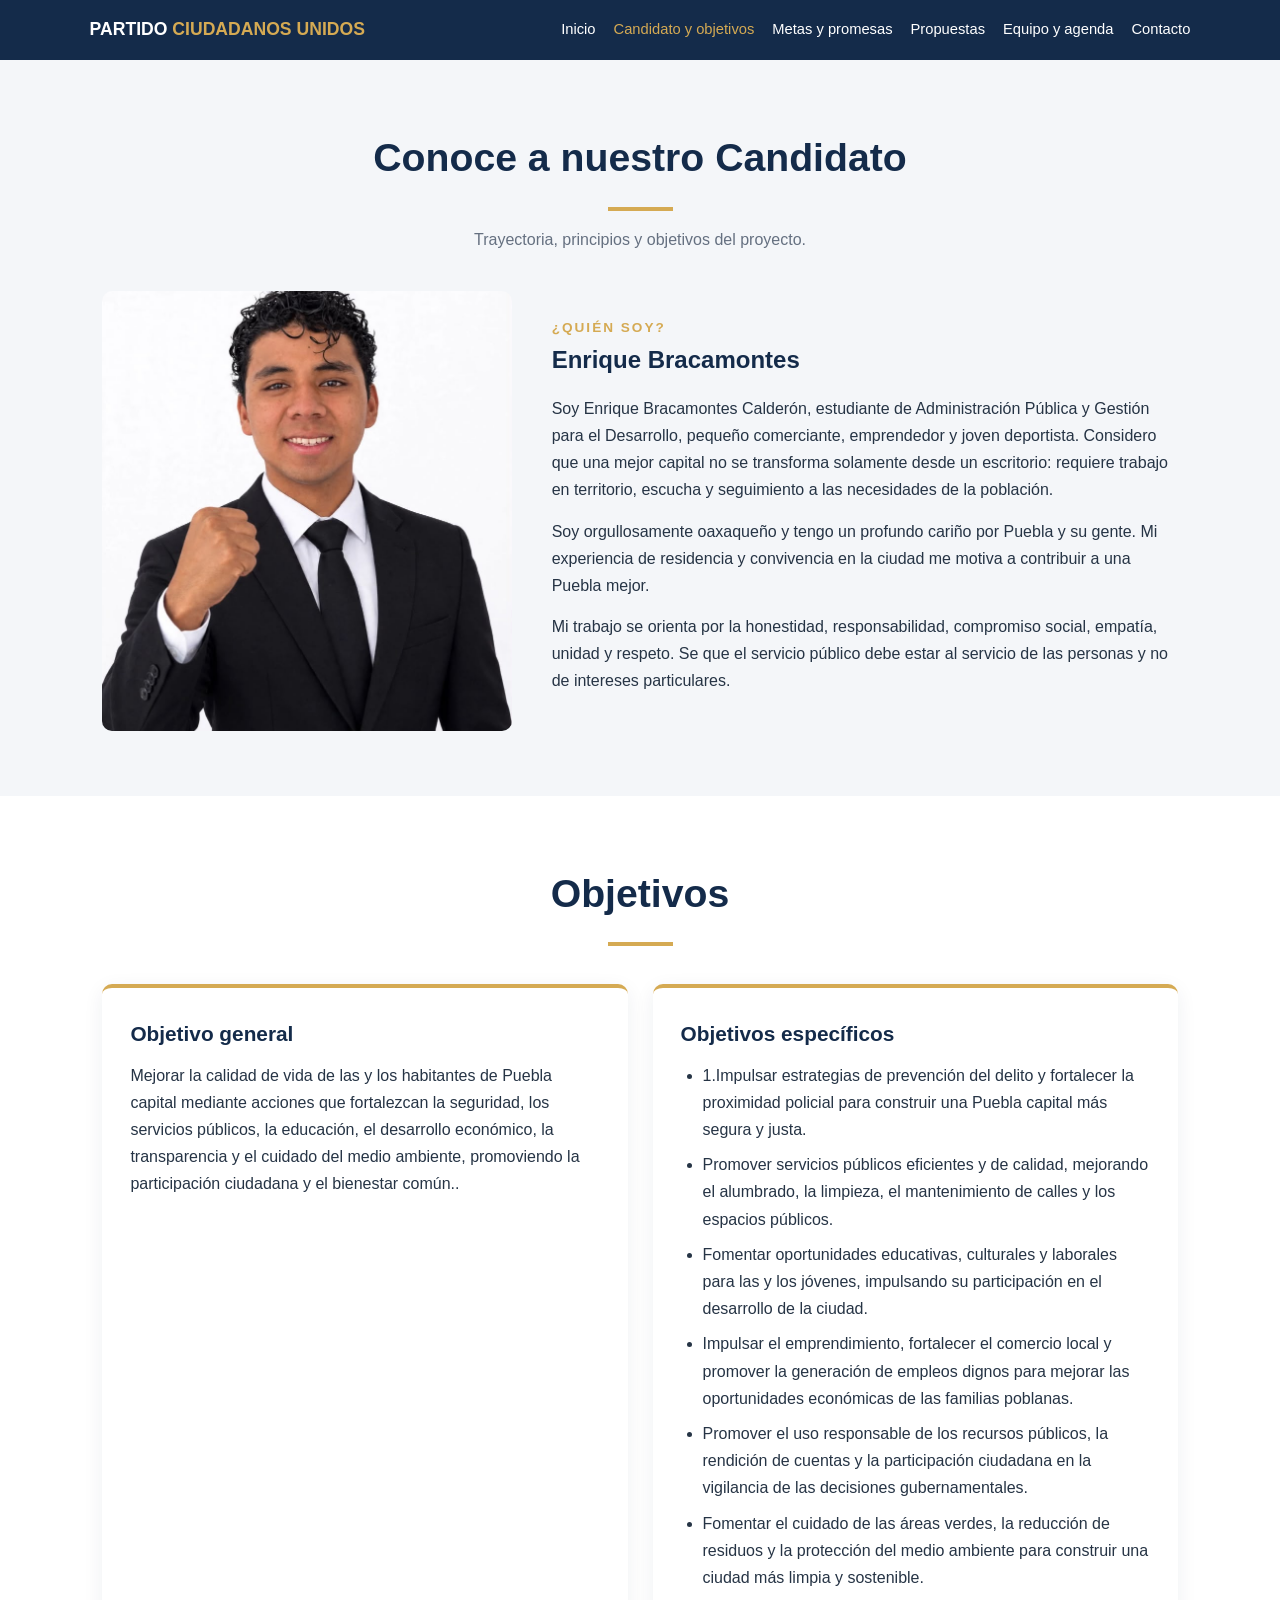
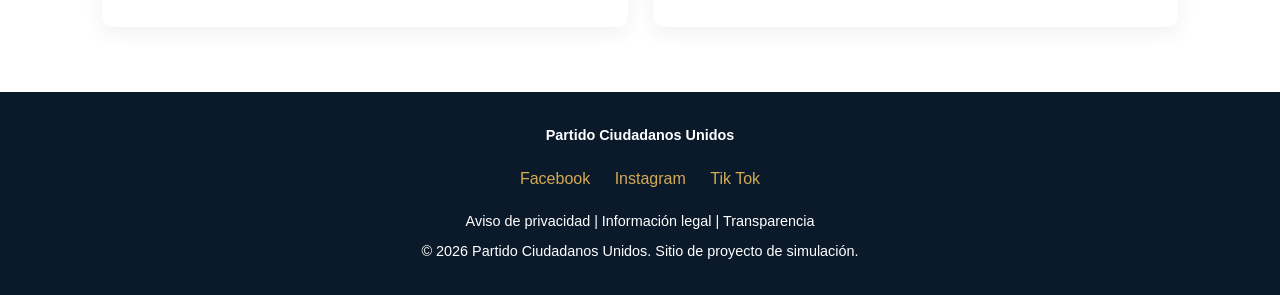
<file: candidato.html>
<!DOCTYPE html>
<html lang="es">
<head>
  <meta charset="UTF-8">
  <meta name="viewport" content="width=device-width, initial-scale=1.0">
  <title>Candidato y objetivos | Ciudadanos Unidos</title>
  <meta name="description" content="Presentación del candidato, trayectoria y objetivos general y específicos.">
  <link rel="stylesheet" href="css/estilos.css">
</head>
<body>
<header>
  <a href="index.html" class="logo">PARTIDO <span>CIUDADANOS UNIDOS</span></a>
  <nav aria-label="Navegación principal">
    <a href="index.html">Inicio</a>
    <a href="candidato.html" aria-current="page">Candidato y objetivos</a>
    <a href="metas-promesas.html">Metas y promesas</a>
    <a href="propuestas.html">Propuestas</a>
    <a href="equipo-agenda.html">Equipo y agenda</a>
    <a href="contacto.html">Contacto</a>
  </nav>
</header>
<main>

<section class="fondo">
  <div class="titulo"><h2>Conoce a nuestro Candidato</h2><div class="linea"></div><p>Trayectoria, principios y objetivos del proyecto.</p></div>
  <div class="biografia">
    <img class="foto-candidato" src="enrique.jpeg" alt="Fotografía del candidato Ernesto Bracamontes" onerror="this.style.display='none'">
    <div><span class="etiqueta">¿Quién soy?</span><h2>Enrique Bracamontes</h2>
      <p>Soy Enrique Bracamontes Calderón, estudiante de Administración Pública y Gestión para el Desarrollo, pequeño comerciante, emprendedor y joven deportista. Considero que una mejor capital no se transforma solamente desde un escritorio: requiere trabajo en territorio, escucha y seguimiento a las necesidades de la población.</p>
      <p>Soy orgullosamente oaxaqueño y tengo un profundo cariño por Puebla y su gente. Mi experiencia de residencia y convivencia en la ciudad me motiva a contribuir a una Puebla mejor.</p>
      <p>Mi trabajo se orienta por la honestidad, responsabilidad, compromiso social, empatía, unidad y respeto. Se que el servicio público debe estar al servicio de las personas y no de intereses particulares.</p>
    </div>
  </div>
</section>
<section>
  <div class="titulo"><h2>Objetivos</h2><div class="linea"></div></div>
  <div class="tarjetas">
    <article class="tarjeta"><h3>Objetivo general</h3>
      <p>Mejorar la calidad de vida de las y los habitantes de Puebla capital mediante acciones que fortalezcan la seguridad, los servicios públicos, la educación, el desarrollo económico, la transparencia y el cuidado del medio ambiente, promoviendo la participación ciudadana y el bienestar común..</p></article>
    <article class="tarjeta"><h3>Objetivos específicos</h3>
      <ul class="lista">
        <li>1.Impulsar estrategias de prevención del delito y fortalecer la proximidad policial para construir una Puebla capital más segura y justa.</li>
        <li>Promover servicios públicos eficientes y de calidad, mejorando el alumbrado, la limpieza, el mantenimiento de calles y los espacios públicos.</li>
        <li>Fomentar oportunidades educativas, culturales y laborales para las y los jóvenes, impulsando su participación en el desarrollo de la ciudad.</li>
        <li>Impulsar el emprendimiento, fortalecer el comercio local y promover la generación de empleos dignos para mejorar las oportunidades económicas de las familias poblanas.</li>
        <li>Promover el uso responsable de los recursos públicos, la rendición de cuentas y la participación ciudadana en la vigilancia de las decisiones gubernamentales.</li>
         <li>Fomentar el cuidado de las áreas verdes, la reducción de residuos y la protección del medio ambiente para construir una ciudad más limpia y sostenible.</li>
      </ul>
    </article>
  </div>
</section>

</main>
<footer>
  <p><strong>Partido Ciudadanos Unidos</strong></p>
  <div class="redes">
    <a href="https://www.facebook.com/share/1ExUPPzhdR/" target="_blank" rel="noopener noreferrer">Facebook</a>
    <a href="https://www.instagram.com/enriqueebrca_?xtok=OTVhNzVza3JtNGE3&utm_source=qr" target="_blank" rel="noopener noreferrer">Instagram</a>
    <a href="https://www.tiktok.com/@enrique.bracamontespcu?_r=1&_t=ZS-9AvG0CPQHha" target="_blank" rel="noopener noreferrer">Tik Tok</a>
  </div>
  <p>Aviso de privacidad | Información legal | Transparencia</p>
  <p>© <span id="anio"></span> Partido Ciudadanos Unidos. Sitio de proyecto de simulación.</p>
</footer>
<script>document.getElementById("anio").textContent = new Date().getFullYear();</script>

</body>
</html>
</file>
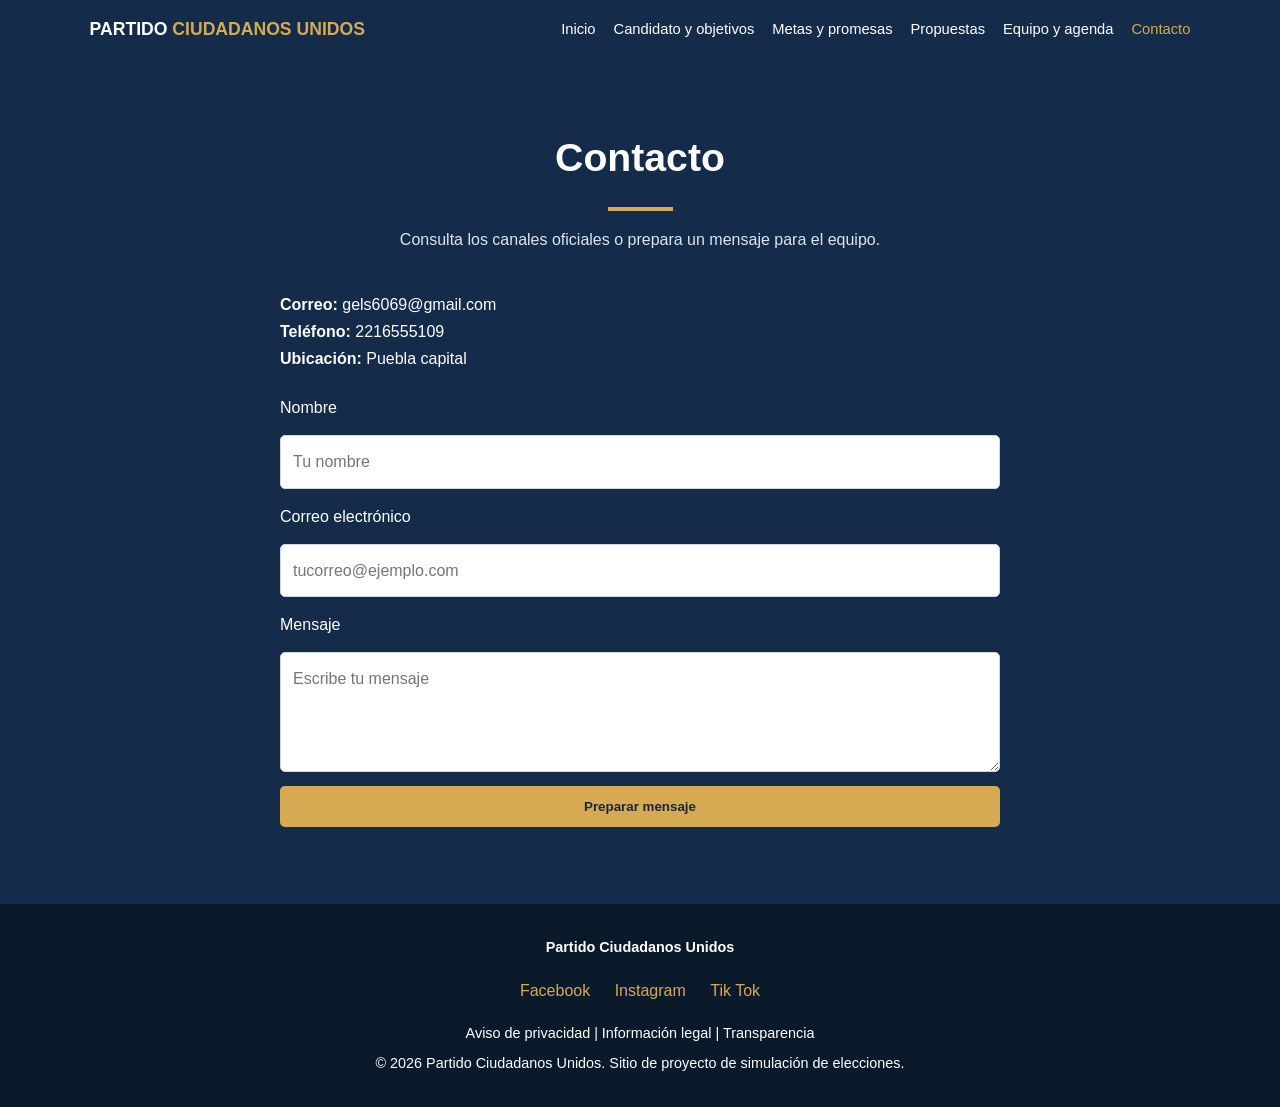
<file: contacto.html>
<!DOCTYPE html>
<html lang="es">
<head>
  <meta charset="UTF-8">
  <meta name="viewport" content="width=device-width, initial-scale=1.0">
  <title>Contacto | Ciudadanos Unidos</title>
  <meta name="description" content="Información de contacto del proyecto Ciudadanos Unidos.">
  <link rel="stylesheet" href="css/estilos.css">
</head>
<body>
<header>
  <a href="index.html" class="logo">PARTIDO <span>CIUDADANOS UNIDOS</span></a>
  <nav aria-label="Navegación principal">
    <a href="index.html">Inicio</a>
    <a href="candidato.html">Candidato y objetivos</a>
    <a href="metas-promesas.html">Metas y promesas</a>
    <a href="propuestas.html">Propuestas</a>
    <a href="equipo-agenda.html">Equipo y agenda</a>
    <a href="contacto.html" aria-current="page">Contacto</a>
  </nav>
</header>
<main>

<section class="contacto">
  <div class="titulo"><h2>Contacto</h2><div class="linea"></div><p>Consulta los canales oficiales o prepara un mensaje para el equipo.</p></div>
  <div class="contacto-contenido">
    <p><strong>Correo:</strong> gels6069@gmail.com </p>
    <p><strong>Teléfono:</strong> 2216555109</p>
    <p><strong>Ubicación:</strong> Puebla capital</p>
    <form id="formulario">
      <label for="nombre">Nombre</label><input type="text" id="nombre" name="nombre" placeholder="Tu nombre" required>
      <label for="correo">Correo electrónico</label><input type="email" id="correo" name="correo" placeholder="tucorreo@ejemplo.com" required>
      <label for="mensaje">Mensaje</label><textarea id="mensaje" name="mensaje" placeholder="Escribe tu mensaje" required></textarea>
      <button type="submit" class="boton">Preparar mensaje</button>
    </form>
    <p class="aviso"></p>
    <p id="estado" role="status" aria-live="polite"></p>
  </div>
</section>

</main>
<footer>
  <p><strong>Partido Ciudadanos Unidos</strong></p>
  <div class="redes">
    <a href="https://www.facebook.com/share/1ExUPPzhdR/" target="_blank" rel="noopener noreferrer">Facebook</a>
    <a href="https://www.instagram.com/enriqueebrca_?xtok=OTVhNzVza3JtNGE3&utm_source=qr" target="_blank" rel="noopener noreferrer">Instagram</a>
    <a href="https://www.tiktok.com/@enrique.bracamontespcu?_r=1&_t=ZS-9AvG0CPQHha" target="_blank" rel="noopener noreferrer">Tik Tok</a>
  </div>
  <p>Aviso de privacidad | Información legal | Transparencia</p>
  <p>© <span id="anio"></span> Partido Ciudadanos Unidos. Sitio de proyecto de simulación de elecciones.</p>
</footer>
<script>document.getElementById("anio").textContent = new Date().getFullYear();</script>
<script>
document.getElementById("formulario").addEventListener("submit", function(event) {
  event.preventDefault();
  const nombre = document.getElementById("nombre").value.trim();
  document.getElementById("estado").textContent =
    "Gracias, " + nombre + ". Muy pronto te escribiremos para responder a tu solicitud";
});
</script>
</body>
</html>
</file>
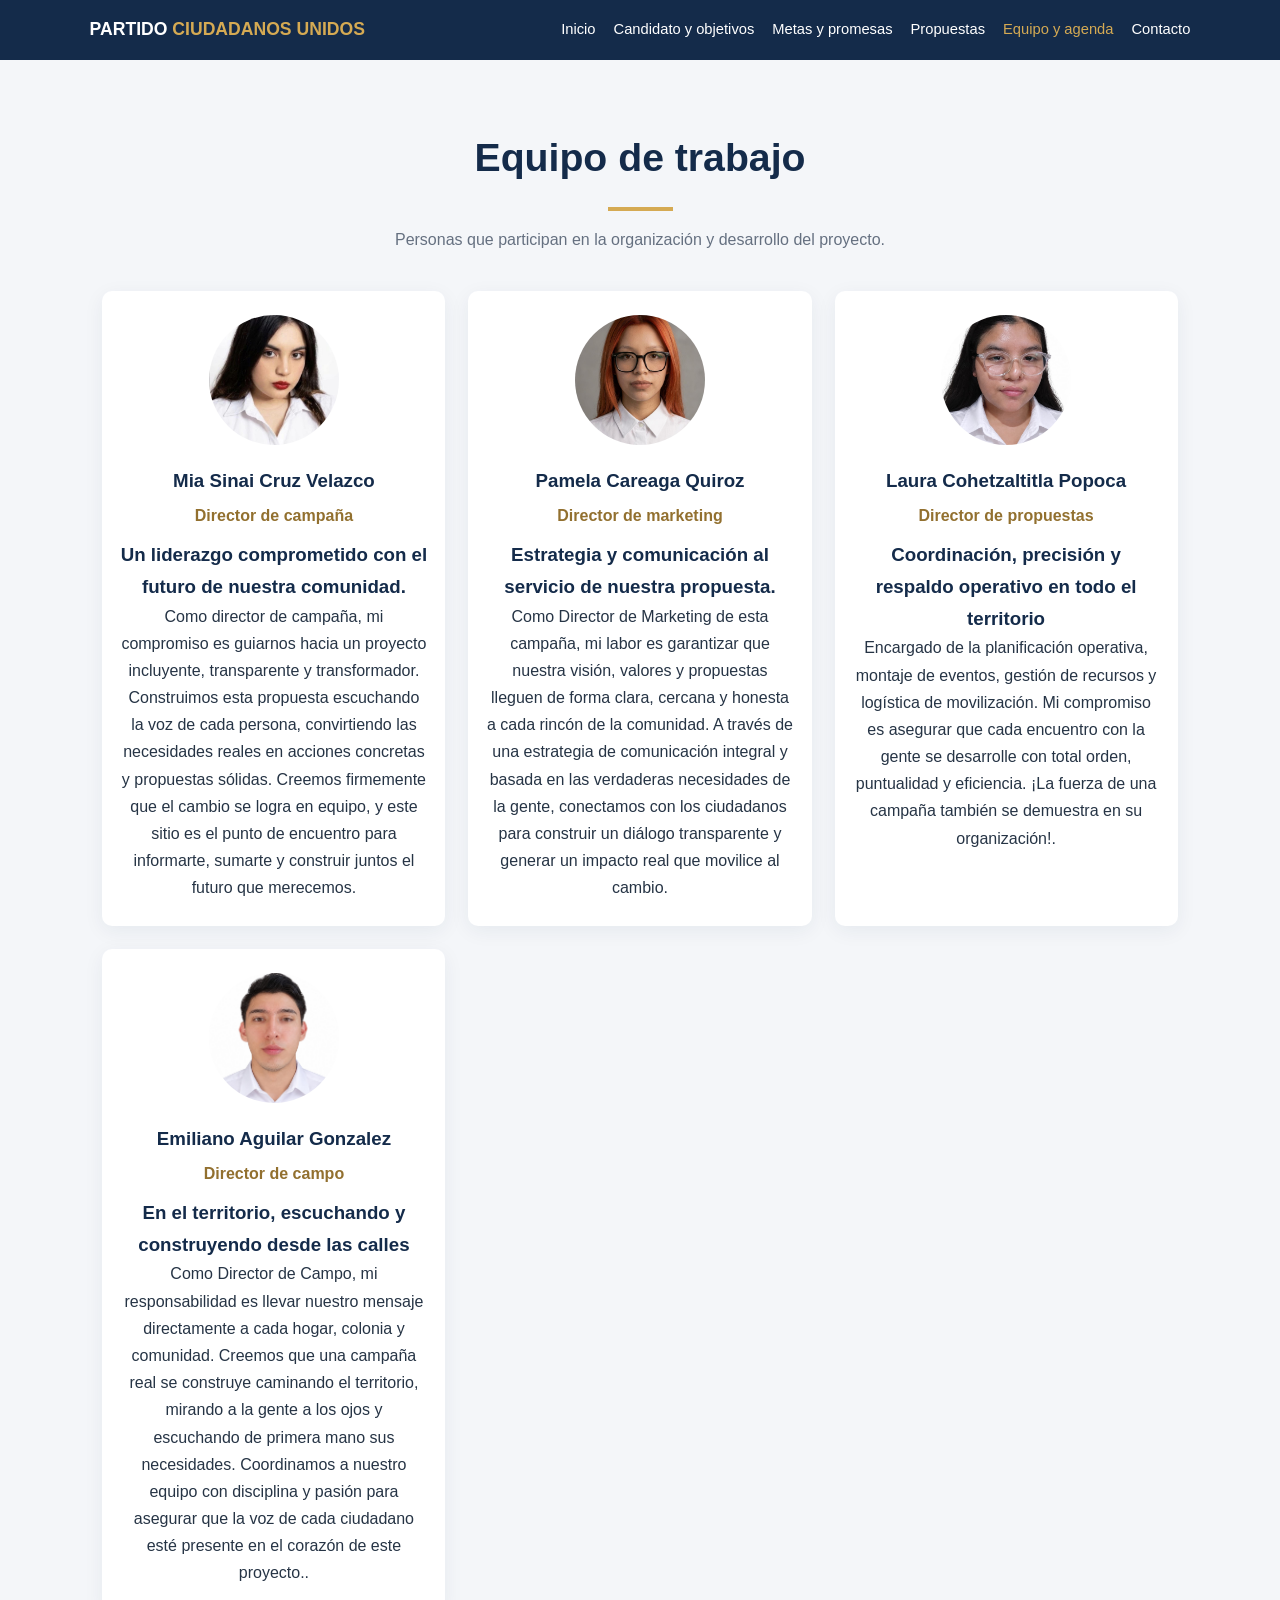
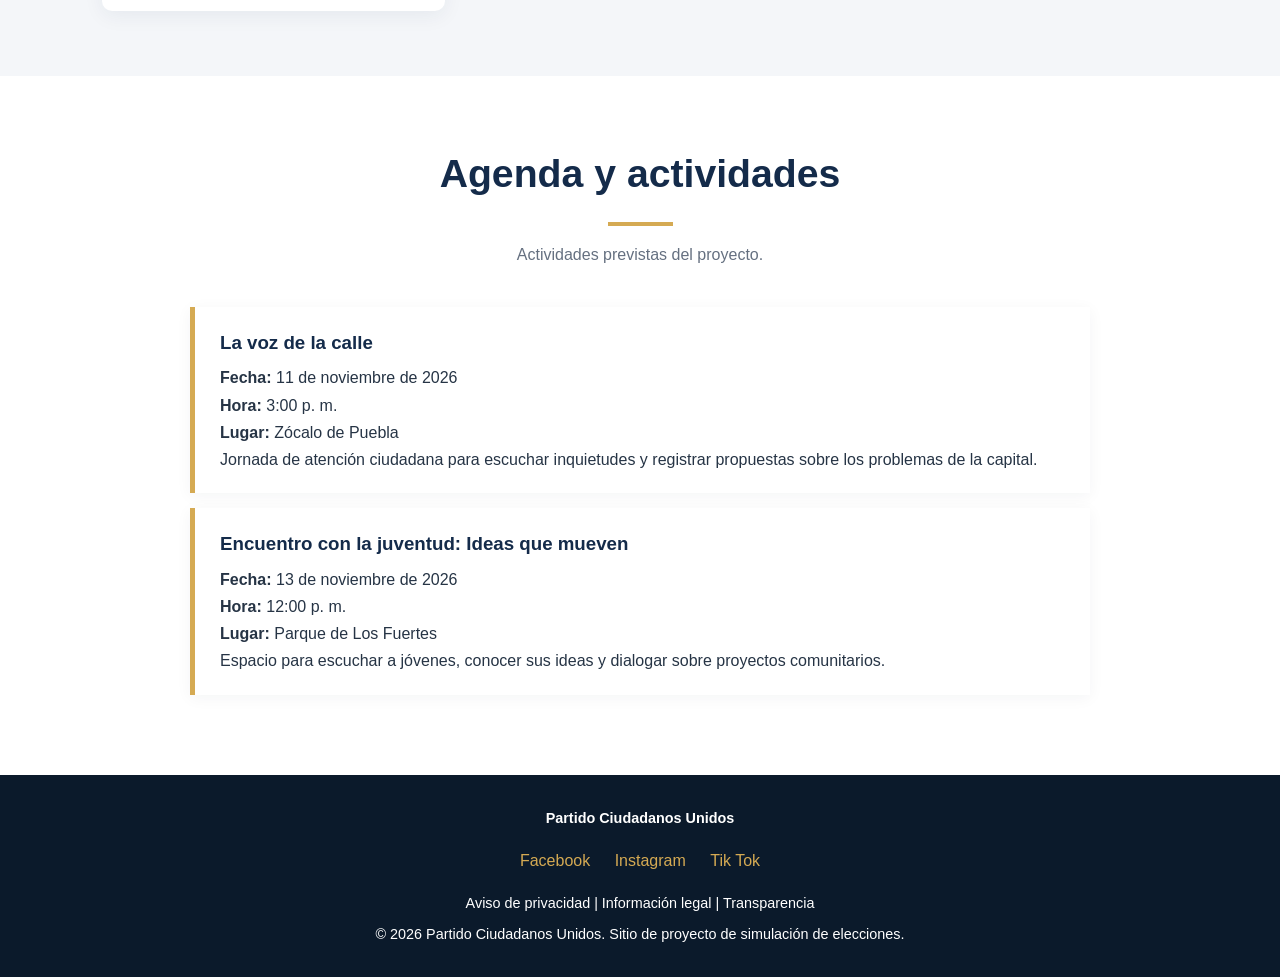
<file: equipo-agenda.html>
<!DOCTYPE html>
<html lang="es">
<head>
  <meta charset="UTF-8">
  <meta name="viewport" content="width=device-width, initial-scale=1.0">
  <title>Equipo y agenda | Ciudadanos Unidos</title>
  <meta name="description" content="Equipo de trabajo, agenda y comunicados.">
  <link rel="stylesheet" href="css/estilos.css">
</head>
<body>
<header>
  <a href="index.html" class="logo">PARTIDO <span>CIUDADANOS UNIDOS</span></a>
  <nav aria-label="Navegación principal">
    <a href="index.html">Inicio</a>
    <a href="candidato.html">Candidato y objetivos</a>
    <a href="metas-promesas.html">Metas y promesas</a>
    <a href="propuestas.html">Propuestas</a>
    <a href="equipo-agenda.html" aria-current="page">Equipo y agenda</a>
    <a href="contacto.html">Contacto</a>
  </nav>
</header>
<main>

<section class="fondo">
  <div class="titulo"><h2>Equipo de trabajo</h2><div class="linea"></div><p>Personas que participan en la organización y desarrollo del proyecto.</p></div>
  <div class="equipo">
    <article class="integrante"><img src="mia.jpeg" alt="Fotografía de Mia Sinai Cruz Velazco" onerror="this.style.display='none'"><h3>Mia Sinai Cruz Velazco</h3><p class="cargo">Director de campaña</p><h3><p>Un liderazgo comprometido con el futuro de nuestra comunidad.</p> </h3><p>
Como director de campaña, mi compromiso es guiarnos hacia un proyecto incluyente, transparente y transformador. Construimos esta propuesta escuchando la voz de cada persona, convirtiendo las necesidades reales en acciones concretas y propuestas sólidas. Creemos firmemente que el cambio se logra en equipo, y este sitio es el punto de encuentro para informarte, sumarte y construir juntos el futuro que merecemos.</p></article>
    <article class="integrante"><img src="pamela.jpeg" alt="Fotografía de Pamela" onerror="this.style.display='none'"><h3>Pamela Careaga Quiroz</h3><p class="cargo">Director de marketing </p> <h3><p>Estrategia y comunicación al servicio de nuestra propuesta.</h3></p> <p>
Como Director de Marketing de esta campaña, mi labor es garantizar que nuestra visión, valores y propuestas lleguen de forma clara, cercana y honesta a cada rincón de la comunidad. A través de una estrategia de comunicación integral y basada en las verdaderas necesidades de la gente, conectamos con los ciudadanos para construir un diálogo transparente y generar un impacto real que movilice al cambio.</p></article>
    <article class="integrante"><img src="lau.jpeg" alt="Fotografía de Laura Cohetzaltitla Popoca" onerror="this.style.display='none'"><h3>Laura Cohetzaltitla Popoca</h3><p class="cargo">Director de propuestas </p> <h3> <p>Coordinación, precisión y respaldo operativo en todo el territorio</p> </h3> <p>
Encargado de la planificación operativa, montaje de eventos, gestión de recursos y logística de movilización. Mi compromiso es asegurar que cada encuentro con la gente se desarrolle con total orden, puntualidad y eficiencia. ¡La fuerza de una campaña también se demuestra en su organización!.</p></article>
    <article class="integrante"><img src="emiliano.jpeg" alt="Fotografía de integrante" onerror="this.style.display='none'"><h3>Emiliano Aguilar Gonzalez</h3><p class="cargo">Director de campo </p> <h3> <p>En el territorio, escuchando y construyendo desde las calles </p> </h3> <p>
Como Director de Campo, mi responsabilidad es llevar nuestro mensaje directamente a cada hogar, colonia y comunidad. Creemos que una campaña real se construye caminando el territorio, mirando a la gente a los ojos y escuchando de primera mano sus necesidades. Coordinamos a nuestro equipo con disciplina y pasión para asegurar que la voz de cada ciudadano esté presente en el corazón de este proyecto..</p></article>
  </div>
</section>
<section>
  <div class="titulo"><h2>Agenda y actividades</h2><div class="linea"></div><p>Actividades previstas del proyecto.</p></div>
  <article class="evento"><h3>La voz de la calle</h3><p><strong>Fecha:</strong> 11 de noviembre de 2026</p><p><strong>Hora:</strong> 3:00 p. m.</p><p><strong>Lugar:</strong> Zócalo de Puebla</p><p>Jornada de atención ciudadana para escuchar inquietudes y registrar propuestas sobre los problemas de la capital.</p></article>
  <article class="evento"><h3>Encuentro con la juventud: Ideas que mueven</h3><p><strong>Fecha:</strong> 13 de noviembre de 2026</p><p><strong>Hora:</strong> 12:00 p. m.</p><p><strong>Lugar:</strong> Parque de Los Fuertes</p><p>Espacio para escuchar a jóvenes, conocer sus ideas y dialogar sobre proyectos comunitarios.</p></article>
</section>

</main>
<footer>
  <p><strong>Partido Ciudadanos Unidos</strong></p>
  <div class="redes">
    <a href="https://www.facebook.com/share/1ExUPPzhdR/" target="_blank" rel="noopener noreferrer">Facebook</a>
    <a href="https://www.instagram.com/enriqueebrca_?xtok=OTVhNzVza3JtNGE3&utm_source=qr" target="_blank" rel="noopener noreferrer">Instagram</a>
    <a href="hhttps://www.tiktok.com/@enrique.bracamontespcu?_r=1&_t=ZS-9AvG0CPQHha" target="_blank" rel="noopener noreferrer">Tik Tok</a>
  </div>
  <p>Aviso de privacidad | Información legal | Transparencia</p>
  <p>© <span id="anio"></span> Partido Ciudadanos Unidos. Sitio de proyecto de simulación de elecciones.</p>
</footer>
<script>document.getElementById("anio").textContent = new Date().getFullYear();</script>

</body>
</html>
</file>
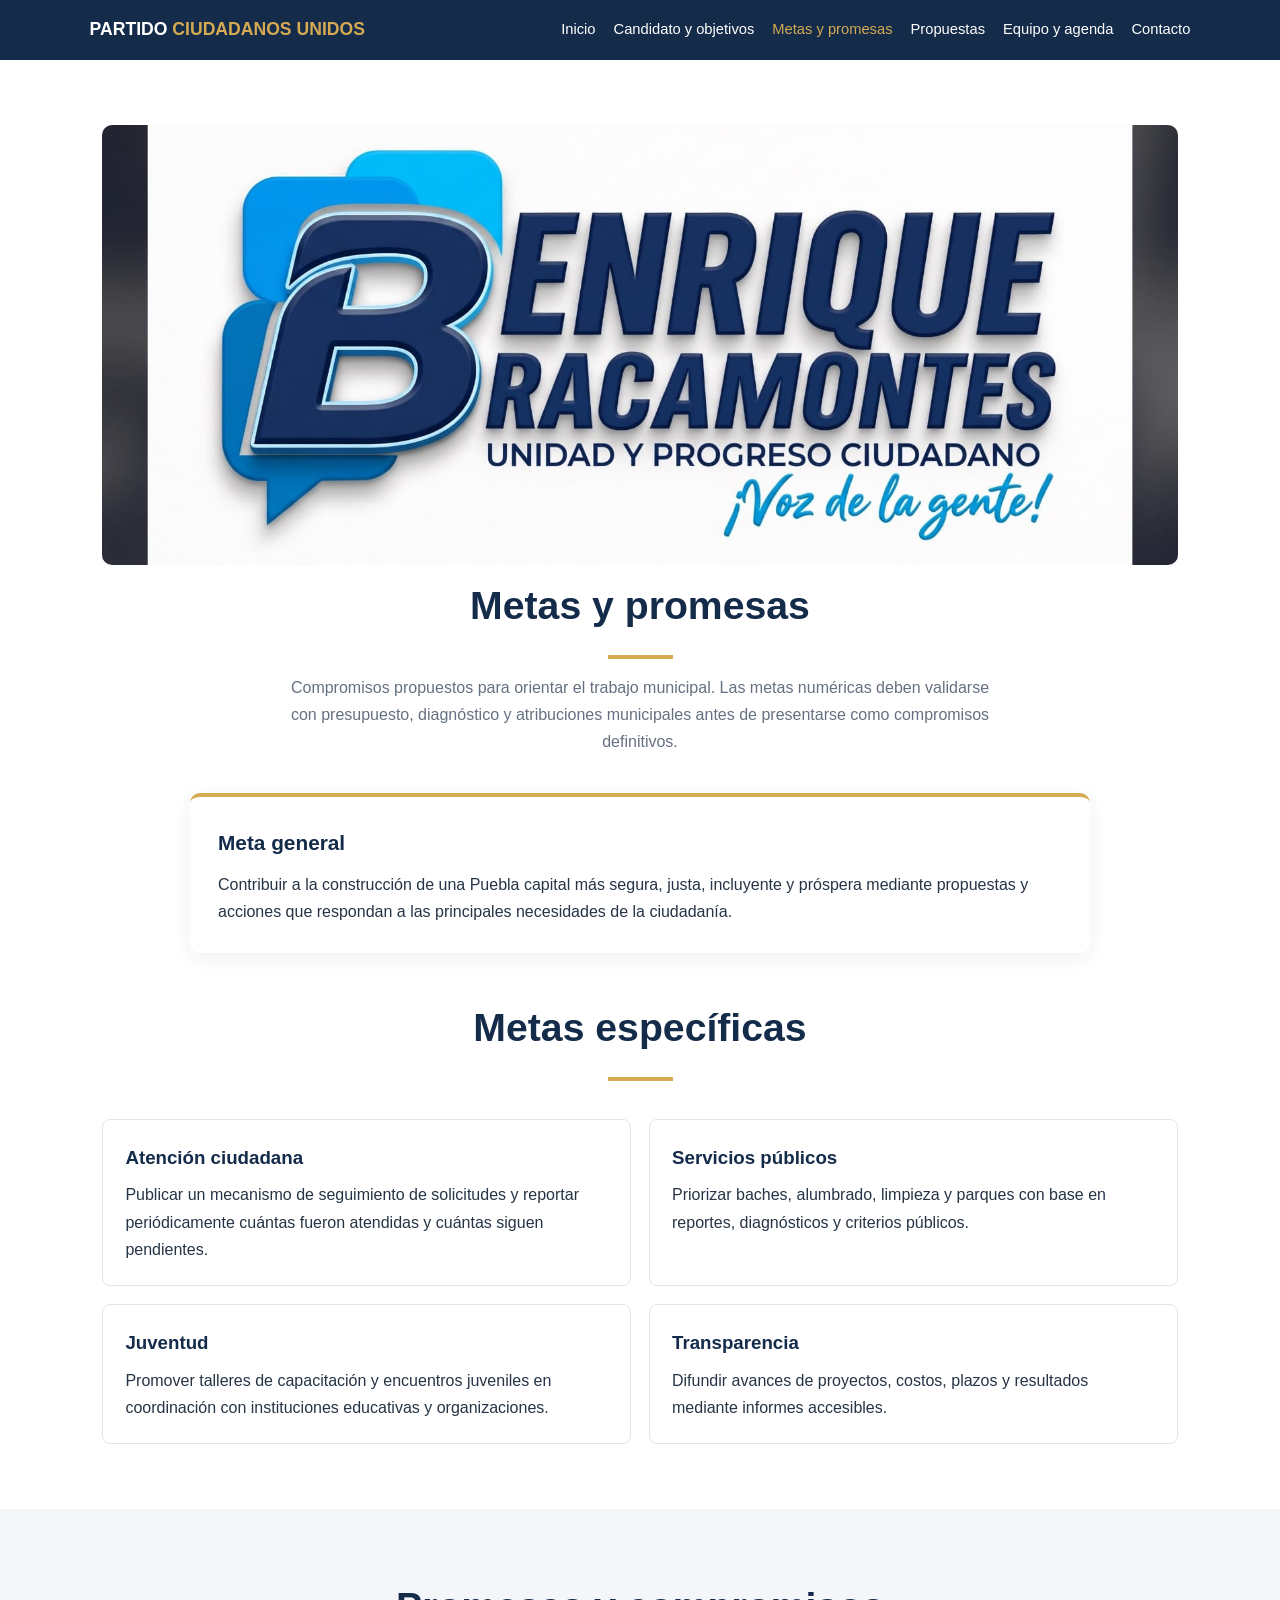
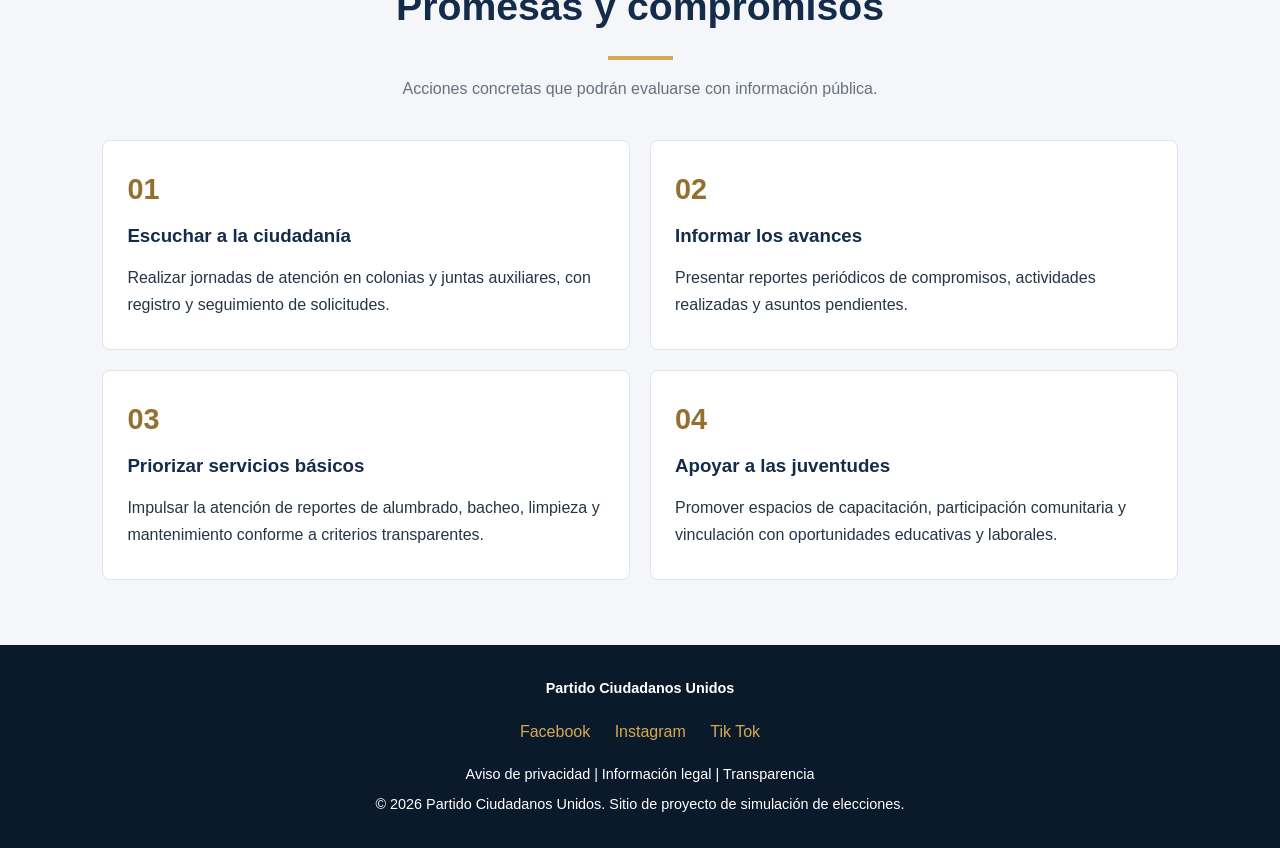
<file: metas-promesas.html>
<!DOCTYPE html>
<html lang="es">
<head>
  <meta charset="UTF-8">
  <meta name="viewport" content="width=device-width, initial-scale=1.0">
  <title>Metas y promesas | Ciudadanos Unidos</title>
  <meta name="description" content="Meta general, metas específicas y compromisos del proyecto.">
  <link rel="stylesheet" href="css/estilos.css">
</head>
<body>
<header>
  <a href="index.html" class="logo">PARTIDO <span>CIUDADANOS UNIDOS</span></a>
  <nav aria-label="Navegación principal">
    <a href="index.html">Inicio</a>
    <a href="candidato.html">Candidato y objetivos</a>
    <a href="metas-promesas.html" aria-current="page">Metas y promesas</a>
    <a href="propuestas.html">Propuestas</a>
    <a href="equipo-agenda.html">Equipo y agenda</a>
    <a href="contacto.html">Contacto</a>
  </nav>
</header>
<main>

<section>
<img class="foto-candidato" src="Img2.jpeg" alt="Fotografía del candidato Ernesto Bracamontes" onerror="this.style.display='none'">
  <div class="titulo"><h2>Metas y promesas</h2><div class="linea"></div>
    <p>Compromisos propuestos para orientar el trabajo municipal. Las metas numéricas deben validarse con presupuesto, diagnóstico y atribuciones municipales antes de presentarse como compromisos definitivos.</p>
  </div>
  <article class="tarjeta" style="max-width:900px;margin:0 auto 25px">
    <h3>Meta general</h3>
    <p>Contribuir a la construcción de una Puebla capital más segura, justa, incluyente y próspera mediante propuestas y acciones que respondan a las principales necesidades de la ciudadanía.</p>
  </article>
  <div class="titulo" style="margin-top:42px"><h2>Metas específicas</h2><div class="linea"></div></div>
  <div class="tarjetas-lista">
    <article class="tarjeta-lista"><h3>Atención ciudadana</h3><p>Publicar un mecanismo de seguimiento de solicitudes y reportar periódicamente cuántas fueron atendidas y cuántas siguen pendientes.</p></article>
    <article class="tarjeta-lista"><h3>Servicios públicos</h3><p>Priorizar baches, alumbrado, limpieza y parques con base en reportes, diagnósticos y criterios públicos.</p></article>
    <article class="tarjeta-lista"><h3>Juventud</h3><p>Promover talleres de capacitación y encuentros juveniles en coordinación con instituciones educativas y organizaciones.</p></article>
    <article class="tarjeta-lista"><h3>Transparencia</h3><p>Difundir avances de proyectos, costos, plazos y resultados mediante informes accesibles.</p></article>
  </div>
</section>
<section class="fondo">
  <div class="titulo"><h2>Promesas y compromisos</h2><div class="linea"></div>
    <p>Acciones concretas que podrán evaluarse con información pública.</p>
  </div>
  <div class="propuestas">
    <article class="propuesta"><div class="numero">01</div><h3>Escuchar a la ciudadanía</h3><p>Realizar jornadas de atención en colonias y juntas auxiliares, con registro y seguimiento de solicitudes.</p></article>
    <article class="propuesta"><div class="numero">02</div><h3>Informar los avances</h3><p>Presentar reportes periódicos de compromisos, actividades realizadas y asuntos pendientes.</p></article>
    <article class="propuesta"><div class="numero">03</div><h3>Priorizar servicios básicos</h3><p>Impulsar la atención de reportes de alumbrado, bacheo, limpieza y mantenimiento conforme a criterios transparentes.</p></article>
    <article class="propuesta"><div class="numero">04</div><h3>Apoyar a las juventudes</h3><p>Promover espacios de capacitación, participación comunitaria y vinculación con oportunidades educativas y laborales.</p></article>
  </div>
</section>

</main>
<footer>
  <p><strong>Partido Ciudadanos Unidos</strong></p>
  <div class="redes">
    <a href="https://www.facebook.com/share/1ExUPPzhdR/" target="_blank" rel="noopener noreferrer">Facebook</a>
    <a href="https://www.instagram.com/enriqueebrca_?xtok=OTVhNzVza3JtNGE3&utm_source=qr" target="_blank" rel="noopener noreferrer">Instagram</a>
    <a href="https://www.tiktok.com/@enrique.bracamontespcu?_r=1&_t=ZS-9AvG0CPQHha" target="_blank" rel="noopener noreferrer">Tik Tok</a> 
  </div>
  <p>Aviso de privacidad | Información legal | Transparencia</p>
  <p>© <span id="anio"></span> Partido Ciudadanos Unidos. Sitio de proyecto de simulación de elecciones.</p>
</footer>
<script>document.getElementById("anio").textContent = new Date().getFullYear();</script>

</body>
</html>
</file>
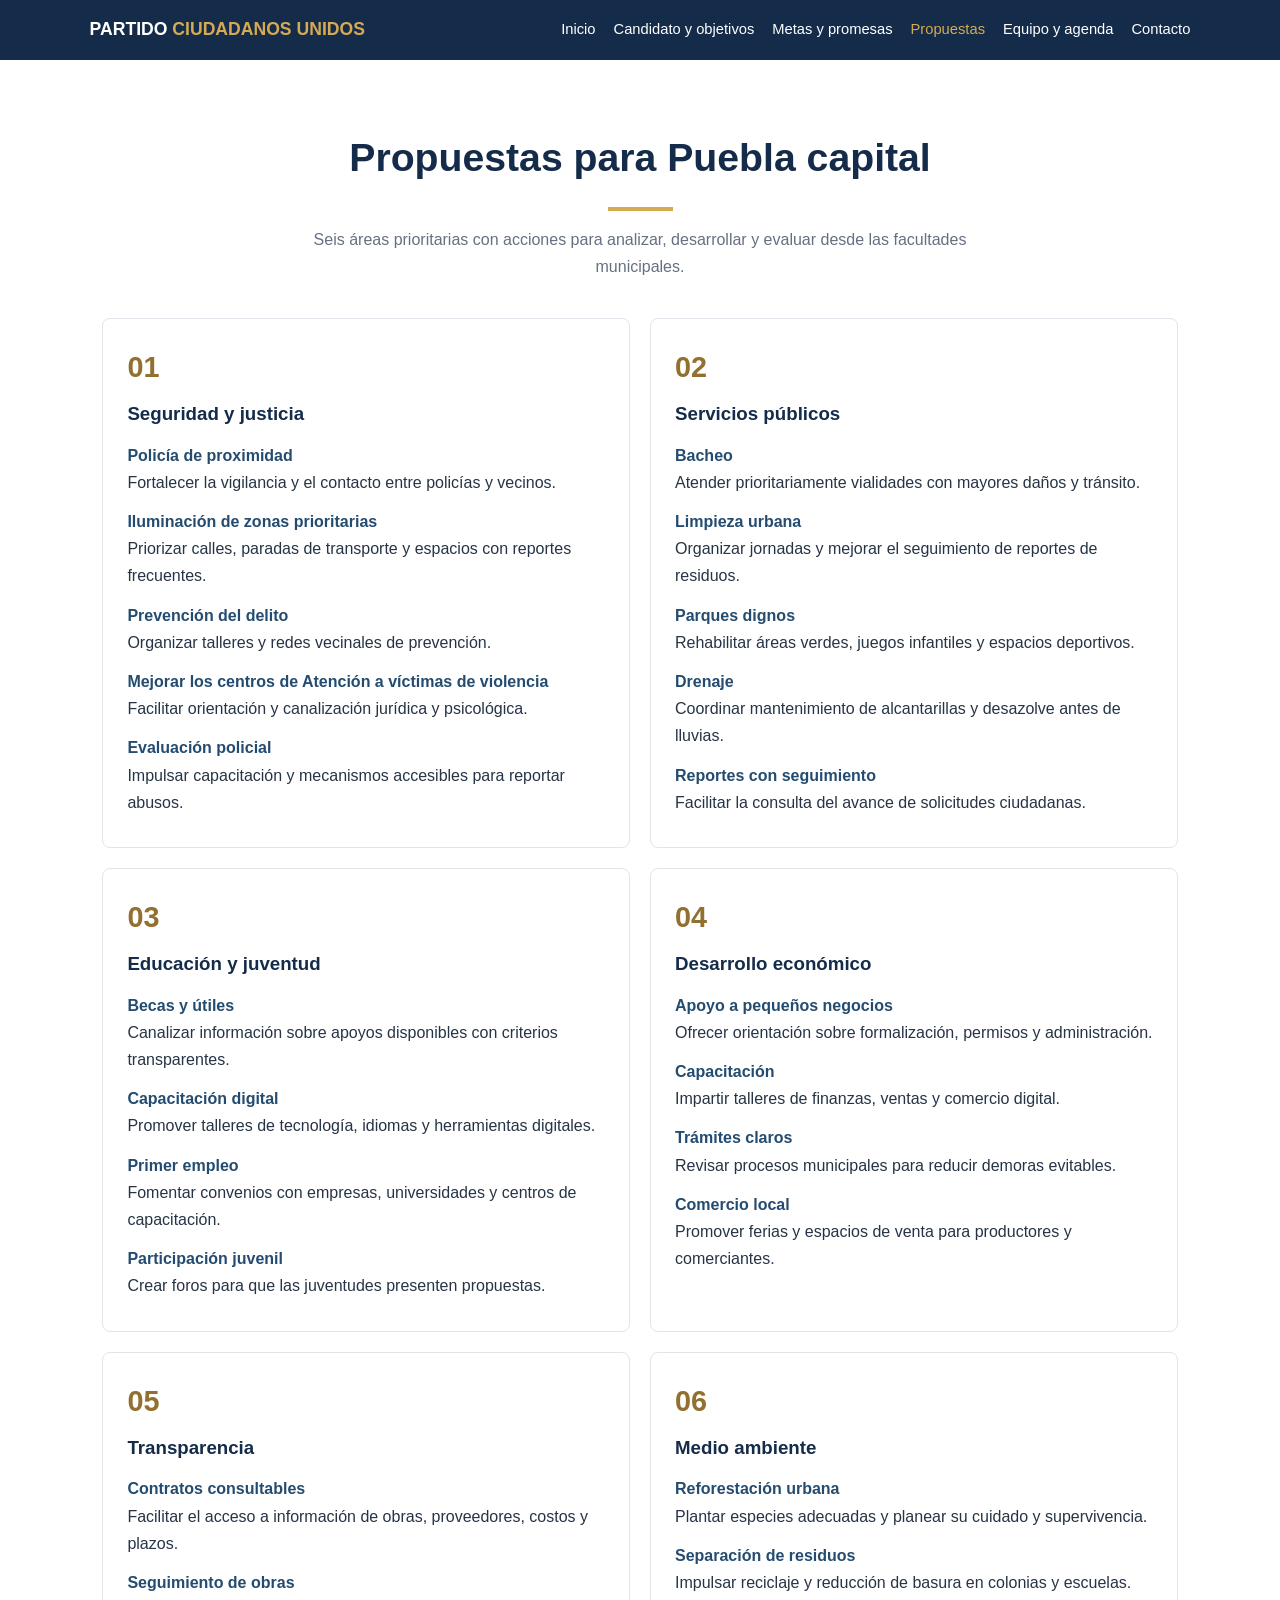
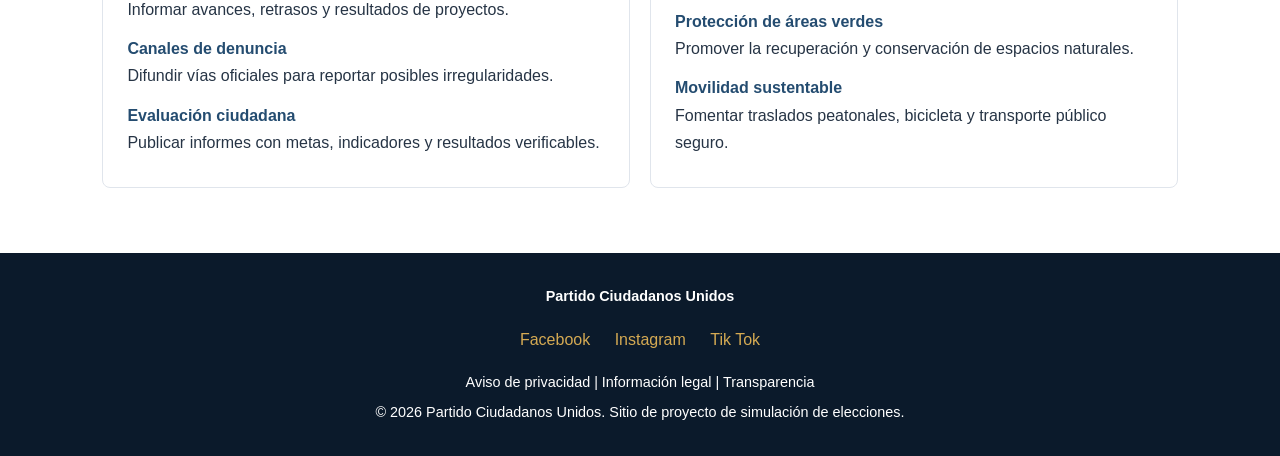
<file: propuestas.html>
<!DOCTYPE html>
<html lang="es">
<head>
  <meta charset="UTF-8">
  <meta name="viewport" content="width=device-width, initial-scale=1.0">
  <title>Propuestas | Ciudadanos Unidos</title>
  <meta name="description" content="Propuestas en seguridad, servicios públicos, juventud, economía, transparencia y medio ambiente.">
  <link rel="stylesheet" href="css/estilos.css">
</head>
<body>
<header>
  <a href="index.html" class="logo">PARTIDO <span>CIUDADANOS UNIDOS</span></a>
  <nav aria-label="Navegación principal">
    <a href="index.html">Inicio</a>
    <a href="candidato.html">Candidato y objetivos</a>
    <a href="metas-promesas.html">Metas y promesas</a>
    <a href="propuestas.html" aria-current="page">Propuestas</a>
    <a href="equipo-agenda.html">Equipo y agenda</a>
    <a href="contacto.html">Contacto</a>
  </nav>
</header>
<main>

<section>
  <div class="titulo"><h2>Propuestas para Puebla capital</h2><div class="linea"></div><p>Seis áreas prioritarias con acciones para analizar, desarrollar y evaluar desde las facultades municipales.</p></div>
  <div class="propuestas">
    <article class="propuesta"><div class="numero">01</div><h3>Seguridad y justicia</h3>
      <h4>Policía de proximidad</h4><p>Fortalecer la vigilancia y el contacto entre policías y vecinos.</p>
      <h4>Iluminación de zonas prioritarias</h4><p>Priorizar calles, paradas de transporte y espacios con reportes frecuentes.</p>
      <h4>Prevención del delito</h4><p>Organizar talleres y redes vecinales de prevención.</p>
      <h4>Mejorar los centros de Atención a víctimas de violencia</h4><p>Facilitar orientación y canalización jurídica y psicológica.</p>
      <h4>Evaluación policial</h4><p>Impulsar capacitación y mecanismos accesibles para reportar abusos.</p></article>
    <article class="propuesta"><div class="numero">02</div><h3>Servicios públicos</h3>
      <h4>Bacheo</h4><p>Atender prioritariamente vialidades con mayores daños y tránsito.</p>
      <h4>Limpieza urbana</h4><p>Organizar jornadas y mejorar el seguimiento de reportes de residuos.</p>
      <h4>Parques dignos</h4><p>Rehabilitar áreas verdes, juegos infantiles y espacios deportivos.</p>
      <h4>Drenaje</h4><p>Coordinar mantenimiento de alcantarillas y desazolve antes de lluvias.</p>
      <h4>Reportes con seguimiento</h4><p>Facilitar la consulta del avance de solicitudes ciudadanas.</p></article>
    <article class="propuesta"><div class="numero">03</div><h3>Educación y juventud</h3>
      <h4>Becas y útiles</h4><p>Canalizar información sobre apoyos disponibles con criterios transparentes.</p>
      <h4>Capacitación digital</h4><p>Promover talleres de tecnología, idiomas y herramientas digitales.</p>
      <h4>Primer empleo</h4><p>Fomentar convenios con empresas, universidades y centros de capacitación.</p>
      <h4>Participación juvenil</h4><p>Crear foros para que las juventudes presenten propuestas.</p></article>
    <article class="propuesta"><div class="numero">04</div><h3>Desarrollo económico</h3>
      <h4>Apoyo a pequeños negocios</h4><p>Ofrecer orientación sobre formalización, permisos y administración.</p>
      <h4>Capacitación</h4><p>Impartir talleres de finanzas, ventas y comercio digital.</p>
      <h4>Trámites claros</h4><p>Revisar procesos municipales para reducir demoras evitables.</p>
      <h4>Comercio local</h4><p>Promover ferias y espacios de venta para productores y comerciantes.</p></article>
    <article class="propuesta"><div class="numero">05</div><h3>Transparencia</h3>
      <h4>Contratos consultables</h4><p>Facilitar el acceso a información de obras, proveedores, costos y plazos.</p>
      <h4>Seguimiento de obras</h4><p>Informar avances, retrasos y resultados de proyectos.</p>
      <h4>Canales de denuncia</h4><p>Difundir vías oficiales para reportar posibles irregularidades.</p>
      <h4>Evaluación ciudadana</h4><p>Publicar informes con metas, indicadores y resultados verificables.</p></article>
    <article class="propuesta"><div class="numero">06</div><h3>Medio ambiente</h3>
      <h4>Reforestación urbana</h4><p>Plantar especies adecuadas y planear su cuidado y supervivencia.</p>
      <h4>Separación de residuos</h4><p>Impulsar reciclaje y reducción de basura en colonias y escuelas.</p>
      <h4>Protección de áreas verdes</h4><p>Promover la recuperación y conservación de espacios naturales.</p>
      <h4>Movilidad sustentable</h4><p>Fomentar traslados peatonales, bicicleta y transporte público seguro.</p></article>
  </div>
</section>

</main>
<footer>
  <p><strong>Partido Ciudadanos Unidos</strong></p>
  <div class="redes">
    <a href="https://www.facebook.com/share/1ExUPPzhdR/" target="_blank" rel="noopener noreferrer">Facebook</a>
    <a href="https://www.instagram.com/enriqueebrca_?xtok=OTVhNzVza3JtNGE3&utm_source=qr" target="_blank" rel="noopener noreferrer">Instagram</a>
    <a href="https://www.tiktok.com/@enrique.bracamontespcu?_r=1&_t=ZS-9AvG0CPQHha" target="_blank" rel="noopener noreferrer">Tik Tok</a>
  </div>
  <p>Aviso de privacidad | Información legal | Transparencia</p>
  <p>© <span id="anio"></span> Partido Ciudadanos Unidos. Sitio de proyecto de simulación de elecciones.</p>
</footer>
<script>document.getElementById("anio").textContent = new Date().getFullYear();</script>

</body>
</html>
</file>
<file: css/estilos.css>
:root {
  --principal: #142b4a;
  --secundario: #244c70;
  --acento: #d5aa53;
  --fondo: #f4f6f9;
  --texto: #263445;
  --blanco: #ffffff;
}
* { margin: 0; padding: 0; box-sizing: border-box; }
html { scroll-behavior: smooth; }
body { font-family: Arial, Helvetica, sans-serif; color: var(--texto); line-height: 1.7; background: var(--blanco); }
a { text-decoration: none; color: inherit; }
header {
  background: var(--principal); color: var(--blanco); padding: 15px 7%;
  display: flex; justify-content: space-between; align-items: center; gap: 20px;
  position: sticky; top: 0; z-index: 100;
}
.logo { font-size: 1.1rem; font-weight: bold; }
.logo span { color: var(--acento); }
nav { display: flex; flex-wrap: wrap; gap: 18px; align-items: center; }
nav a { font-size: .92rem; transition: color .2s; }
nav a:hover, nav a[aria-current="page"] { color: var(--acento); }
.hero {
  min-height: 480px;
  background: linear-gradient(90deg, rgba(10,28,49,.94), rgba(10,28,49,.68)),
    url("../imagenes/portada.jpg") center/cover;
  color: var(--blanco); display: flex; align-items: center; padding: 75px 10%;
}
.hero-content { max-width: 760px; }
.etiqueta { color: var(--acento); font-weight: bold; text-transform: uppercase; letter-spacing: 2px; font-size: .85rem; }
.hero h1 { font-size: clamp(2.35rem, 6vw, 4rem); line-height: 1.1; margin: 18px 0; }
.hero p { font-size: 1.12rem; margin-bottom: 25px; max-width: 650px; }
.boton { display: inline-block; background: var(--acento); color: #17283b; padding: 11px 22px; border-radius: 5px; font-weight: bold; border: 2px solid var(--acento); transition: .2s; cursor: pointer; }
.boton:hover { background: transparent; color: var(--blanco); }
.boton-secundario { background: transparent; color: var(--blanco); margin-left: 8px; }
section { padding: 65px 8%; }
.titulo { text-align: center; margin: 0 auto 38px; }
.titulo h2 { color: var(--principal); font-size: clamp(1.75rem, 4vw, 2.45rem); margin-bottom: 8px; }
.titulo p { max-width: 720px; margin: auto; color: #657080; }
.linea { width: 65px; height: 4px; background: var(--acento); margin: 15px auto; }
.fondo { background: var(--fondo); }
.biografia { display: grid; grid-template-columns: minmax(240px, .85fr) 1.3fr; gap: 40px; align-items: center; }
.foto-candidato { width: 100%; max-height: 440px; object-fit: cover; border-radius: 10px; background: #e1e6ed; }
.biografia h2, .biografia h3 { color: var(--principal); margin-bottom: 14px; }
.biografia p { margin-bottom: 14px; }
.tarjetas { display: grid; grid-template-columns: repeat(2, minmax(0, 1fr)); gap: 25px; }
.tarjeta { background: var(--blanco); padding: 28px; border-radius: 10px; border-top: 4px solid var(--acento); box-shadow: 0 5px 20px #142b4a12; }
.tarjeta h3 { color: var(--principal); margin-bottom: 10px; font-size: 1.3rem; }
.tarjeta .icono { font-size: 2rem; margin-bottom: 10px; }
.tarjetas-lista { display: grid; grid-template-columns: repeat(2, minmax(0, 1fr)); gap: 18px; }
.tarjeta-lista { padding: 22px; border: 1px solid #e0e5ec; border-radius: 8px; background: white; }
.tarjeta-lista h3 { color: var(--principal); margin-bottom: 8px; }
.lista { padding-left: 22px; }
.lista li { margin: 8px 0; }
.propuestas { display: grid; grid-template-columns: repeat(2, minmax(0, 1fr)); gap: 20px; }
.propuesta { padding: 24px; border: 1px solid #e0e5ec; border-radius: 8px; transition: transform .2s, box-shadow .2s; background: white; }
.propuesta:hover { transform: translateY(-3px); box-shadow: 0 8px 25px #142b4a18; }
.numero { color: #92702f; font-size: 1.8rem; font-weight: bold; }
.propuesta h3 { color: var(--principal); margin: 6px 0 12px; }
.propuesta h4 { color: var(--secundario); margin-top: 12px; }
.propuesta p { margin-bottom: 7px; }
.equipo { display: grid; grid-template-columns: repeat(3, minmax(0, 1fr)); gap: 23px; }
.integrante { background: white; text-align: center; padding: 24px 18px; border-radius: 10px; box-shadow: 0 5px 20px #142b4a10; }
.integrante img { width: 130px; height: 130px; border-radius: 50%; object-fit: cover; background: #e1e6ed; margin-bottom: 12px; }
.integrante h3 { color: var(--principal); }
.cargo { color: #92702f; font-weight: bold; margin: 5px 0 10px; }
.evento { background: white; border-left: 5px solid var(--acento); padding: 20px 25px; margin: 15px auto; max-width: 900px; box-shadow: 0 3px 15px #142b4a0c; }
.evento h3 { color: var(--principal); margin-bottom: 6px; }
.noticias { display: grid; grid-template-columns: repeat(3, minmax(0, 1fr)); gap: 20px; }
.noticia { border: 1px solid #e0e5ec; border-radius: 8px; overflow: hidden; background: white; }
.noticia img { width: 100%; height: 180px; object-fit: cover; background: #e1e6ed; }
.noticia-contenido { padding: 18px; }
.noticia h3 { color: var(--principal); margin-bottom: 8px; }
.contacto { background: var(--principal); color: white; }
.contacto .titulo h2 { color: white; }
.contacto .titulo p, .aviso { color: #dce5ef; }
.contacto-contenido { max-width: 720px; margin: auto; }
.contacto form { display: grid; gap: 14px; margin-top: 22px; }
.contacto input, .contacto textarea { width: 100%; padding: 12px; border: 1px solid #d1d9e2; border-radius: 5px; font: inherit; }
.contacto textarea { min-height: 120px; resize: vertical; }
.contacto .boton:hover { color: white; }
.aviso { font-size: .85rem; margin-top: 12px; }
#estado { margin-top: 12px; }
footer { background: #0b1a2b; color: white; padding: 25px 8%; text-align: center; }
footer p { margin: 6px 0; font-size: .9rem; }
.redes { margin: 12px 0; }
.redes a { display: inline-block; margin: 5px 10px; color: var(--acento); }
@media (max-width: 850px) {
  header { flex-direction: column; }
  nav { justify-content: center; gap: 12px; }
  .biografia { grid-template-columns: 1fr; }
  .propuestas, .equipo, .noticias { grid-template-columns: repeat(2, minmax(0, 1fr)); }
}
@media (max-width: 560px) {
  header { padding: 14px 5%; }
  section { padding: 48px 6%; }
  .hero { min-height: 450px; padding: 50px 7%; }
  .tarjetas, .tarjetas-lista, .propuestas, .equipo, .noticias { grid-template-columns: 1fr; }
  .boton { margin: 5px 0; }
  .boton-secundario { margin-left: 0; }
}
</file>
